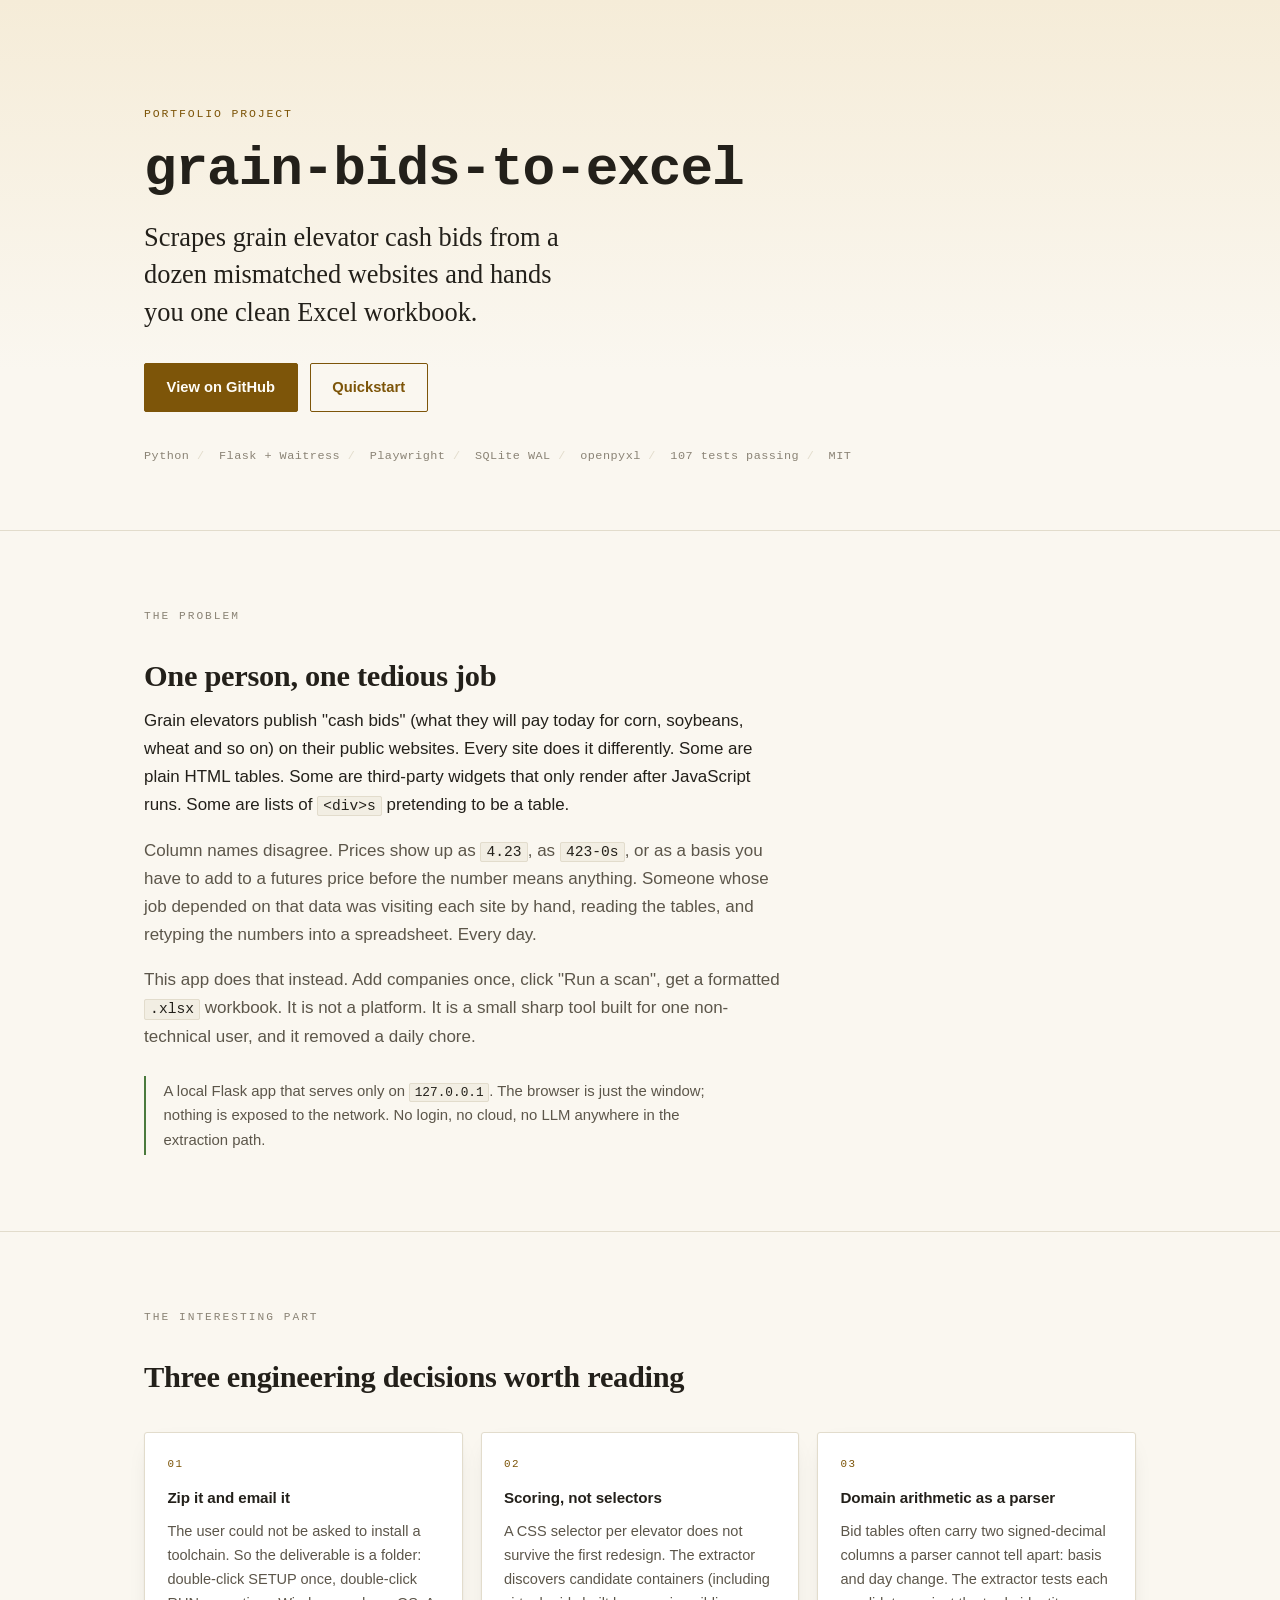
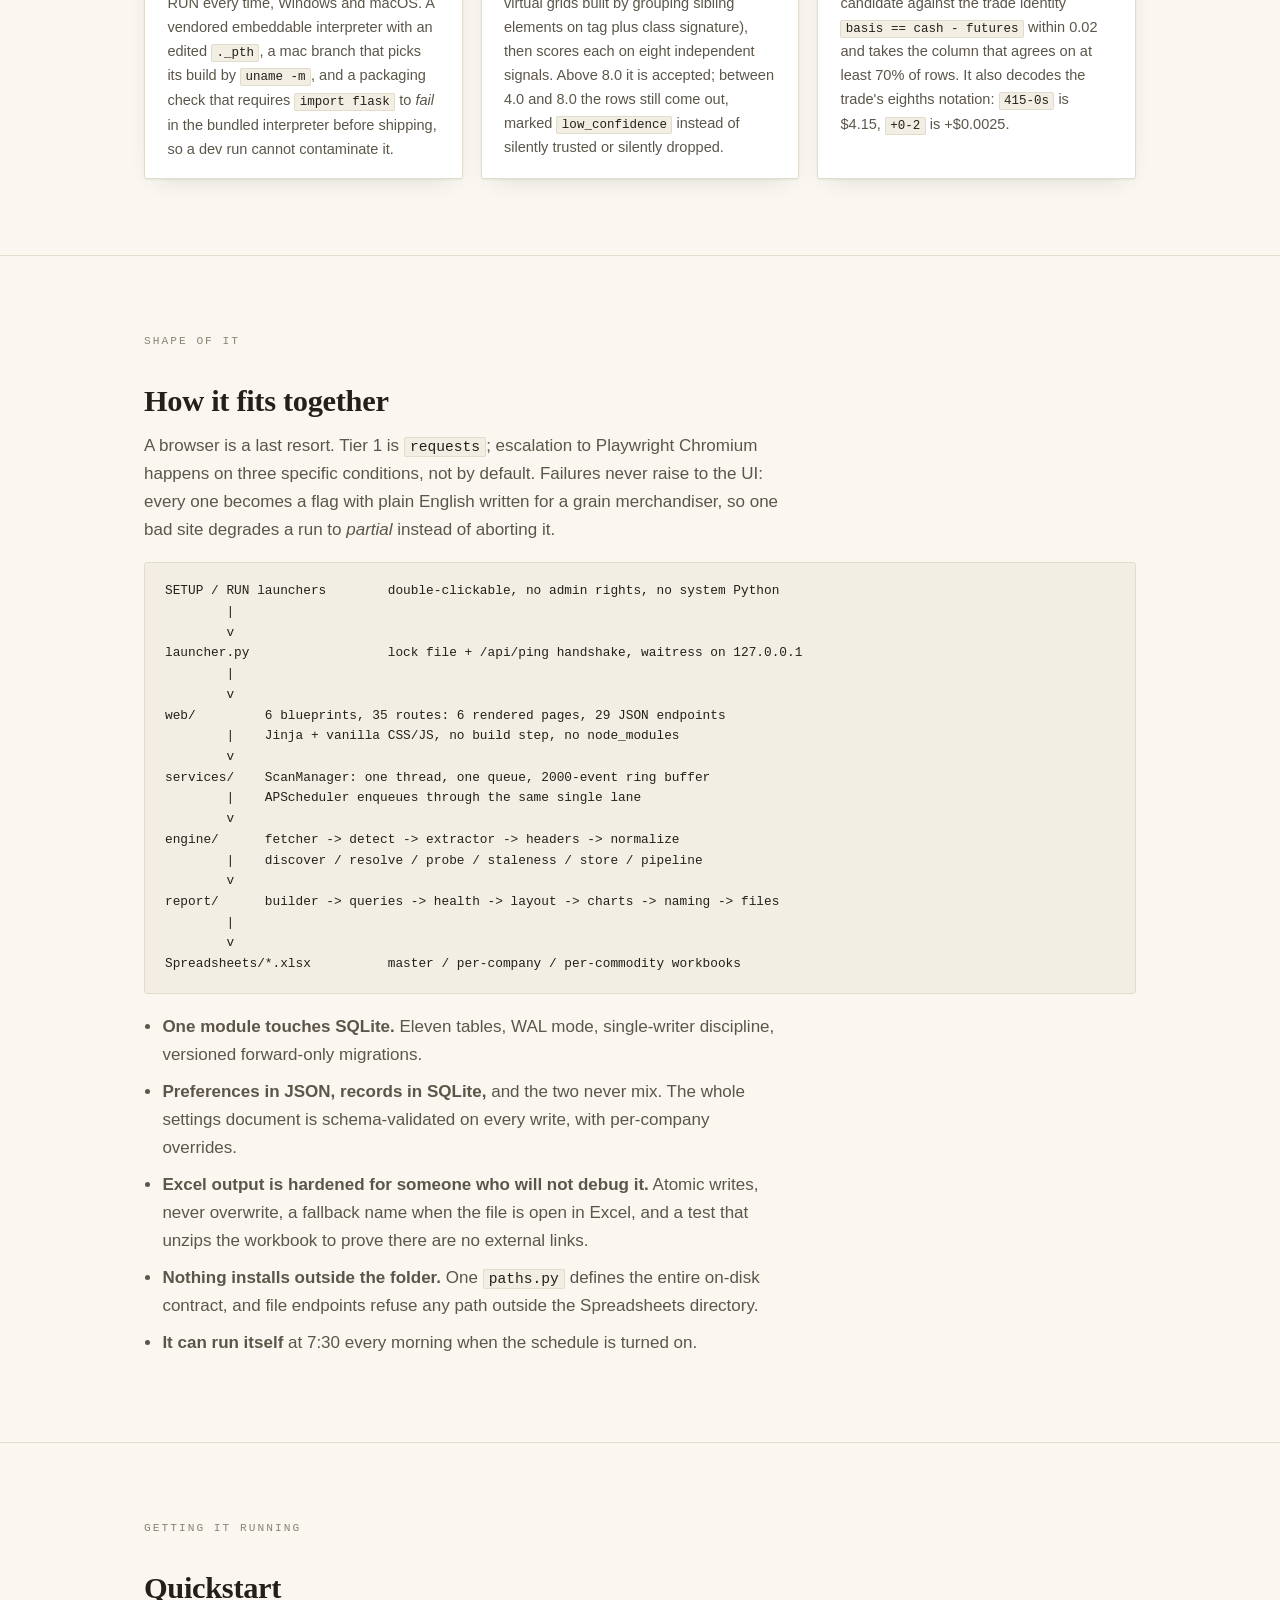
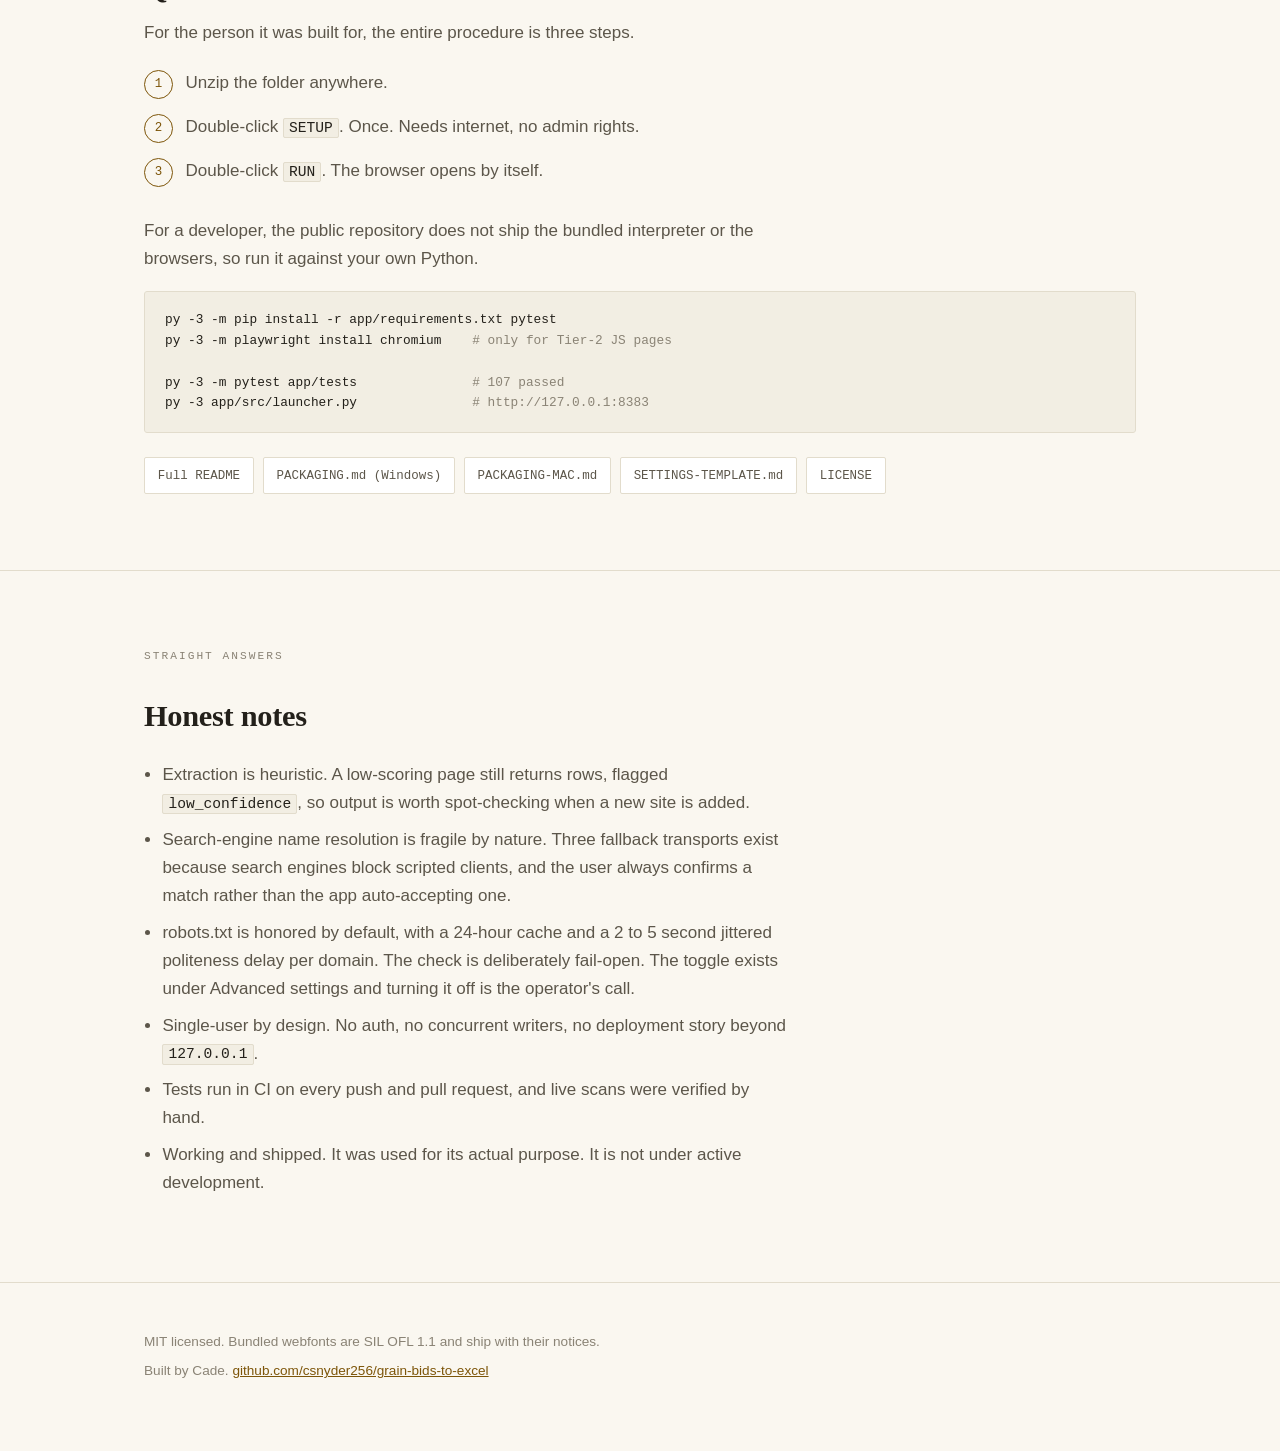
<file: docs/index.html>
<!doctype html>
<html lang="en">
<head>
<meta charset="utf-8">
<meta name="viewport" content="width=device-width, initial-scale=1">
<title>grain-bids-to-excel</title>
<meta name="description" content="Scrapes grain elevator cash bids from a dozen mismatched websites and hands you one clean Excel workbook.">
<style>
  :root {
    --bg: #faf7f0;
    --bg-panel: #ffffff;
    --bg-code: #f2eee3;
    --ink: #23201a;
    --ink-soft: #5c564a;
    --ink-faint: #8a8375;
    --rule: #e2dccc;
    --accent: #9a6b12;
    --accent-strong: #7d5509;
    --accent-wash: #f5ecd8;
    --grain: #4a7a3d;
    --shadow: 0 1px 2px rgba(35,32,26,.05), 0 8px 24px -12px rgba(35,32,26,.18);
    --mono: ui-monospace, "SFMono-Regular", "Cascadia Mono", Menlo, Consolas, monospace;
    --sans: -apple-system, BlinkMacSystemFont, "Segoe UI", Roboto, Helvetica, Arial, sans-serif;
    --serif: Georgia, "Iowan Old Style", "Palatino Linotype", "Times New Roman", serif;
  }
  @media (prefers-color-scheme: dark) {
    :root {
      --bg: #16150f;
      --bg-panel: #1e1d15;
      --bg-code: #12110c;
      --ink: #ece7da;
      --ink-soft: #b1ab99;
      --ink-faint: #837d6d;
      --rule: #33301f;
      --accent: #e0b354;
      --accent-strong: #f0c977;
      --accent-wash: #2a2416;
      --grain: #8fc07c;
      --shadow: 0 1px 2px rgba(0,0,0,.4), 0 12px 32px -14px rgba(0,0,0,.7);
    }
  }

  * { box-sizing: border-box; }
  html { -webkit-text-size-adjust: 100%; }
  body {
    margin: 0;
    background: var(--bg);
    color: var(--ink);
    font-family: var(--sans);
    font-size: 17px;
    line-height: 1.65;
    overflow-x: hidden;
  }
  .wrap { width: min(100% - 2.5rem, 62rem); margin-inline: auto; }
  a { color: var(--accent-strong); }
  @media (prefers-color-scheme: dark) { a { color: var(--accent); } }

  /* ---------- masthead ---------- */
  header.hero {
    padding: clamp(3rem, 9vw, 6.5rem) 0 clamp(2.5rem, 6vw, 4rem);
    border-bottom: 1px solid var(--rule);
    background:
      linear-gradient(180deg, var(--accent-wash) 0%, transparent 70%);
  }
  .eyebrow {
    font-family: var(--mono);
    font-size: .72rem;
    letter-spacing: .16em;
    text-transform: uppercase;
    color: var(--accent-strong);
    margin: 0 0 1.1rem;
  }
  @media (prefers-color-scheme: dark) { .eyebrow { color: var(--accent); } }
  h1 {
    font-family: var(--mono);
    font-size: clamp(1.9rem, 6vw, 3.4rem);
    font-weight: 600;
    letter-spacing: -.02em;
    line-height: 1.08;
    margin: 0 0 1.2rem;
    overflow-wrap: break-word;
  }
  .tagline {
    font-family: var(--serif);
    font-size: clamp(1.15rem, 3vw, 1.65rem);
    line-height: 1.42;
    color: var(--ink);
    max-width: 34ch;
    margin: 0 0 2rem;
  }
  .cta-row { display: flex; flex-wrap: wrap; gap: .75rem; align-items: center; }
  .btn {
    display: inline-block;
    padding: .7rem 1.35rem;
    border-radius: 2px;
    font-size: .92rem;
    font-weight: 600;
    text-decoration: none;
    border: 1px solid var(--accent-strong);
    background: var(--accent-strong);
    color: #fffdf7;
    transition: transform .12s ease, opacity .12s ease;
  }
  .btn:hover { transform: translateY(-1px); opacity: .92; }
  .btn.ghost { background: transparent; color: var(--accent-strong); }
  @media (prefers-color-scheme: dark) {
    .btn { background: var(--accent); border-color: var(--accent); color: #17150d; }
    .btn.ghost { background: transparent; color: var(--accent); }
  }
  .facts {
    display: flex; flex-wrap: wrap; gap: .4rem .9rem;
    margin-top: 2.2rem;
    font-family: var(--mono);
    font-size: .74rem;
    color: var(--ink-faint);
    letter-spacing: .04em;
  }
  .facts span::after { content: " /"; color: var(--rule); }
  .facts span:last-child::after { content: ""; }

  /* ---------- sections ---------- */
  section { padding: clamp(2.75rem, 7vw, 4.75rem) 0; border-bottom: 1px solid var(--rule); }
  section:last-of-type { border-bottom: 0; }
  h2 {
    font-family: var(--serif);
    font-size: clamp(1.35rem, 3.4vw, 1.9rem);
    font-weight: 600;
    letter-spacing: -.01em;
    margin: 0 0 .35rem;
  }
  .kicker {
    font-family: var(--mono);
    font-size: .7rem;
    letter-spacing: .18em;
    text-transform: uppercase;
    color: var(--ink-faint);
    margin: 0 0 1.6rem;
  }
  p { margin: 0 0 1.1rem; max-width: 68ch; color: var(--ink-soft); }
  p strong { color: var(--ink); font-weight: 600; }
  .lead { font-size: 1.06rem; color: var(--ink); }

  /* ---------- cards ---------- */
  .grid {
    display: grid;
    grid-template-columns: repeat(auto-fit, minmax(min(100%, 17rem), 1fr));
    gap: 1.1rem;
    margin-top: 1.9rem;
  }
  .card {
    background: var(--bg-panel);
    border: 1px solid var(--rule);
    border-radius: 3px;
    padding: 1.4rem 1.4rem 1.1rem;
    box-shadow: var(--shadow);
  }
  .card h3 {
    font-size: .95rem;
    font-weight: 700;
    margin: 0 0 .55rem;
    letter-spacing: -.005em;
  }
  .card p { font-size: .91rem; margin-bottom: 0; }
  .num {
    font-family: var(--mono);
    font-size: .68rem;
    letter-spacing: .14em;
    color: var(--accent-strong);
    display: block;
    margin-bottom: .7rem;
  }
  @media (prefers-color-scheme: dark) { .num { color: var(--accent); } }

  /* ---------- code ---------- */
  .scroller { overflow-x: auto; max-width: 100%; -webkit-overflow-scrolling: touch; }
  pre {
    margin: 0;
    padding: 1.15rem 1.25rem;
    background: var(--bg-code);
    border: 1px solid var(--rule);
    border-radius: 3px;
    font-family: var(--mono);
    font-size: .8rem;
    line-height: 1.62;
    color: var(--ink);
    white-space: pre;
  }
  pre .c { color: var(--ink-faint); }
  code:not(pre code) {
    font-family: var(--mono);
    font-size: .86em;
    background: var(--bg-code);
    border: 1px solid var(--rule);
    border-radius: 2px;
    padding: .08em .35em;
    color: var(--ink);
  }

  /* ---------- steps ---------- */
  ol.steps { margin: 1.4rem 0 0; padding: 0; list-style: none; counter-reset: s; }
  ol.steps li {
    counter-increment: s;
    position: relative;
    padding-left: 2.6rem;
    margin-bottom: 1rem;
    color: var(--ink-soft);
    max-width: 62ch;
  }
  ol.steps li::before {
    content: counter(s);
    position: absolute; left: 0; top: .05rem;
    width: 1.7rem; height: 1.7rem;
    display: grid; place-items: center;
    border: 1px solid var(--accent-strong);
    color: var(--accent-strong);
    border-radius: 50%;
    font-family: var(--mono);
    font-size: .78rem;
  }
  @media (prefers-color-scheme: dark) {
    ol.steps li::before { border-color: var(--accent); color: var(--accent); }
  }

  ul.plain { margin: 1.2rem 0 0; padding-left: 1.15rem; max-width: 68ch; color: var(--ink-soft); }
  ul.plain li { margin-bottom: .55rem; }

  .links { display: flex; flex-wrap: wrap; gap: .55rem; margin-top: 1.5rem; }
  .links a {
    font-family: var(--mono);
    font-size: .78rem;
    text-decoration: none;
    padding: .45rem .8rem;
    border: 1px solid var(--rule);
    border-radius: 2px;
    background: var(--bg-panel);
    color: var(--ink-soft);
  }
  .links a:hover { border-color: var(--accent); color: var(--accent-strong); }
  @media (prefers-color-scheme: dark) { .links a:hover { color: var(--accent); } }

  .note {
    border-left: 2px solid var(--grain);
    padding: .15rem 0 .15rem 1.1rem;
    margin: 1.6rem 0 0;
    max-width: 64ch;
  }
  .note p { margin: 0; font-size: .93rem; }

  footer {
    padding: 3rem 0 4rem;
    border-top: 1px solid var(--rule);
    color: var(--ink-faint);
    font-size: .85rem;
  }
  footer p { color: var(--ink-faint); margin-bottom: .4rem; }
</style>
</head>
<body>

<header class="hero">
  <div class="wrap">
    <p class="eyebrow">Portfolio project</p>
    <h1>grain-bids-to-excel</h1>
    <p class="tagline">Scrapes grain elevator cash bids from a dozen mismatched websites and hands you one clean Excel workbook.</p>
    <div class="cta-row">
      <a class="btn" href="https://github.com/csnyder256/grain-bids-to-excel">View on GitHub</a>
      <a class="btn ghost" href="https://github.com/csnyder256/grain-bids-to-excel#quickstart">Quickstart</a>
    </div>
    <div class="facts">
      <span>Python</span><span>Flask + Waitress</span><span>Playwright</span><span>SQLite WAL</span><span>openpyxl</span><span>107 tests passing</span><span>MIT</span>
    </div>
  </div>
</header>

<section>
  <div class="wrap">
    <p class="kicker">The problem</p>
    <h2>One person, one tedious job</h2>
    <p class="lead">Grain elevators publish "cash bids" (what they will pay today for corn, soybeans, wheat and so on) on their public websites. Every site does it differently. Some are plain HTML tables. Some are third-party widgets that only render after JavaScript runs. Some are lists of <code>&lt;div&gt;s</code> pretending to be a table.</p>
    <p>Column names disagree. Prices show up as <code>4.23</code>, as <code>423-0s</code>, or as a basis you have to add to a futures price before the number means anything. Someone whose job depended on that data was visiting each site by hand, reading the tables, and retyping the numbers into a spreadsheet. Every day.</p>
    <p>This app does that instead. Add companies once, click "Run a scan", get a formatted <code>.xlsx</code> workbook. It is not a platform. It is a small sharp tool built for one non-technical user, and it removed a daily chore.</p>
    <div class="note">
      <p>A local Flask app that serves only on <code>127.0.0.1</code>. The browser is just the window; nothing is exposed to the network. No login, no cloud, no LLM anywhere in the extraction path.</p>
    </div>
  </div>
</section>

<section>
  <div class="wrap">
    <p class="kicker">The interesting part</p>
    <h2>Three engineering decisions worth reading</h2>
    <div class="grid">
      <article class="card">
        <span class="num">01</span>
        <h3>Zip it and email it</h3>
        <p>The user could not be asked to install a toolchain. So the deliverable is a folder: double-click SETUP once, double-click RUN every time, Windows and macOS. A vendored embeddable interpreter with an edited <code>._pth</code>, a mac branch that picks its build by <code>uname -m</code>, and a packaging check that requires <code>import flask</code> to <em>fail</em> in the bundled interpreter before shipping, so a dev run cannot contaminate it.</p>
      </article>
      <article class="card">
        <span class="num">02</span>
        <h3>Scoring, not selectors</h3>
        <p>A CSS selector per elevator does not survive the first redesign. The extractor discovers candidate containers (including virtual grids built by grouping sibling elements on tag plus class signature), then scores each on eight independent signals. Above 8.0 it is accepted; between 4.0 and 8.0 the rows still come out, marked <code>low_confidence</code> instead of silently trusted or silently dropped.</p>
      </article>
      <article class="card">
        <span class="num">03</span>
        <h3>Domain arithmetic as a parser</h3>
        <p>Bid tables often carry two signed-decimal columns a parser cannot tell apart: basis and day change. The extractor tests each candidate against the trade identity <code>basis == cash - futures</code> within 0.02 and takes the column that agrees on at least 70% of rows. It also decodes the trade's eighths notation: <code>415-0s</code> is $4.15, <code>+0-2</code> is +$0.0025.</p>
      </article>
    </div>
  </div>
</section>

<section>
  <div class="wrap">
    <p class="kicker">Shape of it</p>
    <h2>How it fits together</h2>
    <p>A browser is a last resort. Tier 1 is <code>requests</code>; escalation to Playwright Chromium happens on three specific conditions, not by default. Failures never raise to the UI: every one becomes a flag with plain English written for a grain merchandiser, so one bad site degrades a run to <em>partial</em> instead of aborting it.</p>
    <div class="scroller">
<pre>SETUP / RUN launchers        double-clickable, no admin rights, no system Python
        |
        v
launcher.py                  lock file + /api/ping handshake, waitress on 127.0.0.1
        |
        v
web/         6 blueprints, 35 routes: 6 rendered pages, 29 JSON endpoints
        |    Jinja + vanilla CSS/JS, no build step, no node_modules
        v
services/    ScanManager: one thread, one queue, 2000-event ring buffer
        |    APScheduler enqueues through the same single lane
        v
engine/      fetcher -&gt; detect -&gt; extractor -&gt; headers -&gt; normalize
        |    discover / resolve / probe / staleness / store / pipeline
        v
report/      builder -&gt; queries -&gt; health -&gt; layout -&gt; charts -&gt; naming -&gt; files
        |
        v
Spreadsheets/*.xlsx          master / per-company / per-commodity workbooks</pre>
    </div>
    <ul class="plain">
      <li><strong>One module touches SQLite.</strong> Eleven tables, WAL mode, single-writer discipline, versioned forward-only migrations.</li>
      <li><strong>Preferences in JSON, records in SQLite,</strong> and the two never mix. The whole settings document is schema-validated on every write, with per-company overrides.</li>
      <li><strong>Excel output is hardened for someone who will not debug it.</strong> Atomic writes, never overwrite, a fallback name when the file is open in Excel, and a test that unzips the workbook to prove there are no external links.</li>
      <li><strong>Nothing installs outside the folder.</strong> One <code>paths.py</code> defines the entire on-disk contract, and file endpoints refuse any path outside the Spreadsheets directory.</li>
      <li><strong>It can run itself</strong> at 7:30 every morning when the schedule is turned on.</li>
    </ul>
  </div>
</section>

<section>
  <div class="wrap">
    <p class="kicker">Getting it running</p>
    <h2>Quickstart</h2>
    <p>For the person it was built for, the entire procedure is three steps.</p>
    <ol class="steps">
      <li>Unzip the folder anywhere.</li>
      <li>Double-click <code>SETUP</code>. Once. Needs internet, no admin rights.</li>
      <li>Double-click <code>RUN</code>. The browser opens by itself.</li>
    </ol>
    <p style="margin-top:2rem">For a developer, the public repository does not ship the bundled interpreter or the browsers, so run it against your own Python.</p>
    <div class="scroller">
<pre>py -3 -m pip install -r app/requirements.txt pytest
py -3 -m playwright install chromium    <span class="c"># only for Tier-2 JS pages</span>

py -3 -m pytest app/tests               <span class="c"># 107 passed</span>
py -3 app/src/launcher.py               <span class="c"># http://127.0.0.1:8383</span></pre>
    </div>
    <div class="links">
      <a href="https://github.com/csnyder256/grain-bids-to-excel#readme">Full README</a>
      <a href="https://github.com/csnyder256/grain-bids-to-excel/blob/main/app/PACKAGING.md">PACKAGING.md (Windows)</a>
      <a href="https://github.com/csnyder256/grain-bids-to-excel/blob/main/app/PACKAGING-MAC.md">PACKAGING-MAC.md</a>
      <a href="https://github.com/csnyder256/grain-bids-to-excel/blob/main/app/data/SETTINGS-TEMPLATE.md">SETTINGS-TEMPLATE.md</a>
      <a href="https://github.com/csnyder256/grain-bids-to-excel/blob/main/LICENSE">LICENSE</a>
    </div>
  </div>
</section>

<section>
  <div class="wrap">
    <p class="kicker">Straight answers</p>
    <h2>Honest notes</h2>
    <ul class="plain">
      <li>Extraction is heuristic. A low-scoring page still returns rows, flagged <code>low_confidence</code>, so output is worth spot-checking when a new site is added.</li>
      <li>Search-engine name resolution is fragile by nature. Three fallback transports exist because search engines block scripted clients, and the user always confirms a match rather than the app auto-accepting one.</li>
      <li>robots.txt is honored by default, with a 24-hour cache and a 2 to 5 second jittered politeness delay per domain. The check is deliberately fail-open. The toggle exists under Advanced settings and turning it off is the operator's call.</li>
      <li>Single-user by design. No auth, no concurrent writers, no deployment story beyond <code>127.0.0.1</code>.</li>
      <li>Tests run in CI on every push and pull request, and live scans were verified by hand.</li>
      <li>Working and shipped. It was used for its actual purpose. It is not under active development.</li>
    </ul>
  </div>
</section>

<footer>
  <div class="wrap">
    <p>MIT licensed. Bundled webfonts are SIL OFL 1.1 and ship with their notices.</p>
    <p>Built by Cade. <a href="https://github.com/csnyder256/grain-bids-to-excel">github.com/csnyder256/grain-bids-to-excel</a></p>
  </div>
</footer>

</body>
</html>
</file>
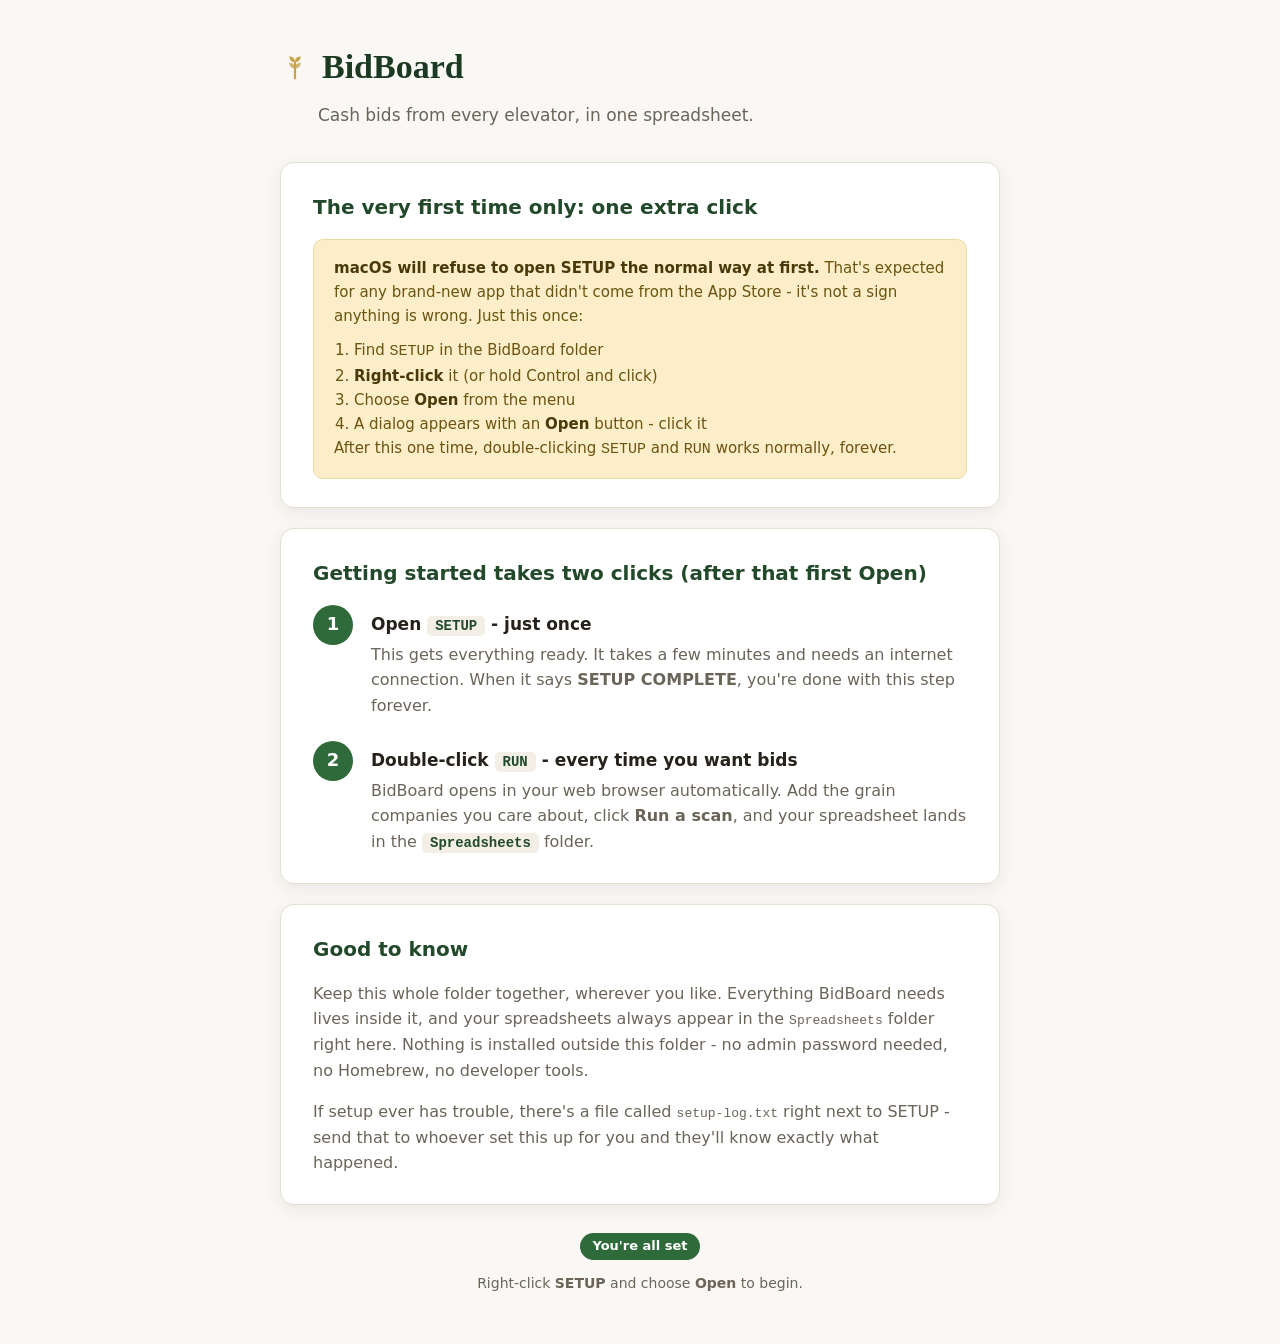
<file: read-me-first-mac.html>
<!DOCTYPE html>
<html lang="en">
<head>
<meta charset="utf-8">
<meta name="viewport" content="width=device-width, initial-scale=1">
<title>BidBoard - Start Here (Mac)</title>
<style>
  :root {
    --paper:#FAF8F4; --surface:#FFFFFF; --ink:#26221B; --soft:#6B6459;
    --line:#E5DFD3; --green-900:#1C3A22; --green-800:#23492B; --green-600:#2F6B3A;
    --gold:#B97F10; --wheat:#E8C766; --clay:#B4452F;
  }
  * { box-sizing:border-box; }
  body {
    margin:0; background:var(--paper); color:var(--ink);
    font-family:-apple-system,"Segoe UI",system-ui,sans-serif; line-height:1.6;
    padding:40px 20px;
  }
  .wrap { max-width:720px; margin:0 auto; }
  .brand { display:flex; align-items:center; gap:12px; margin-bottom:8px; }
  .brand svg { flex-shrink:0; }
  .brand h1 { font-size:34px; margin:0; color:var(--green-900);
    font-family:Georgia,"Times New Roman",serif; font-weight:700; }
  .tagline { color:var(--soft); font-size:17px; margin:0 0 32px 38px; }
  .card { background:var(--surface); border:1px solid var(--line);
    border-radius:14px; padding:28px 32px; box-shadow:0 4px 16px rgb(38 34 27/.08);
    margin-bottom:20px; }
  h2 { color:var(--green-800); font-size:20px; margin:0 0 16px; }
  .step { display:flex; gap:18px; align-items:flex-start; margin-bottom:22px; }
  .step:last-child { margin-bottom:0; }
  .num { flex-shrink:0; width:40px; height:40px; border-radius:50%;
    background:var(--green-600); color:#fff; display:grid; place-items:center;
    font-weight:700; font-size:18px; }
  .step h3 { margin:6px 0 4px; font-size:17px; }
  .step p { margin:0; color:var(--soft); }
  .step code { background:#F3EFE7; padding:2px 8px; border-radius:5px;
    font-family:Consolas,monospace; font-size:14px; color:var(--green-800);
    font-weight:600; }
  .note { background:#FBEEC9; border:1px solid #EBD9A0; border-radius:10px;
    padding:16px 20px; color:#6B5310; font-size:15px; }
  .note strong { color:#4A3908; }
  .foot { text-align:center; color:var(--soft); font-size:14px; margin-top:28px; }
  .pill { display:inline-block; background:var(--green-600); color:#fff;
    padding:3px 12px; border-radius:999px; font-size:13px; font-weight:600; }
</style>
</head>
<body>
<div class="wrap">
  <div class="brand">
    <svg width="30" height="30" viewBox="0 0 24 24" fill="none">
      <path d="M12 21V8" stroke="#C8A44D" stroke-width="1.8" stroke-linecap="round"/>
      <path d="M12 8c-3 0-4.5-1.8-4.5-4.5C10.5 3.5 12 5.3 12 8Zm0 0c3 0 4.5-1.8 4.5-4.5C13.5 3.5 12 5.3 12 8Z" fill="#C8A44D"/>
      <path d="M12 13c-3 0-4.5-1.8-4.5-4.5 3 0 4.5 1.8 4.5 4.5Zm0 0c3 0 4.5-1.8 4.5-4.5-3 0-4.5 1.8-4.5 4.5Z" fill="#C8A44D" opacity="0.8"/>
    </svg>
    <h1>BidBoard</h1>
  </div>
  <p class="tagline">Cash bids from every elevator, in one spreadsheet.</p>

  <div class="card">
    <h2>The very first time only: one extra click</h2>
    <div class="note">
      <strong>macOS will refuse to open SETUP the normal way at first.</strong>
      That's expected for any brand-new app that didn't come from the App
      Store - it's not a sign anything is wrong. Just this once:
      <ol style="margin:10px 0 0; padding-left:20px;">
        <li>Find <code>SETUP</code> in the BidBoard folder</li>
        <li><strong>Right-click</strong> it (or hold Control and click)</li>
        <li>Choose <strong>Open</strong> from the menu</li>
        <li>A dialog appears with an <strong>Open</strong> button - click it</li>
      </ol>
      After this one time, double-clicking <code>SETUP</code> and
      <code>RUN</code> works normally, forever.
    </div>
  </div>

  <div class="card">
    <h2>Getting started takes two clicks (after that first Open)</h2>

    <div class="step">
      <div class="num">1</div>
      <div>
        <h3>Open <code>SETUP</code> - just once</h3>
        <p>This gets everything ready. It takes a few minutes and needs an internet
        connection. When it says <strong>SETUP COMPLETE</strong>, you're done with this step forever.</p>
      </div>
    </div>

    <div class="step">
      <div class="num">2</div>
      <div>
        <h3>Double-click <code>RUN</code> - every time you want bids</h3>
        <p>BidBoard opens in your web browser automatically. Add the grain companies
        you care about, click <strong>Run a scan</strong>, and your spreadsheet lands in the
        <code>Spreadsheets</code> folder.</p>
      </div>
    </div>
  </div>

  <div class="card">
    <h2>Good to know</h2>
    <p style="margin-top:0; color:var(--soft);">
      Keep this whole folder together, wherever you like. Everything BidBoard needs
      lives inside it, and your spreadsheets always appear in the <code>Spreadsheets</code>
      folder right here. Nothing is installed outside this folder - no admin
      password needed, no Homebrew, no developer tools.
    </p>
    <p style="color:var(--soft); margin-bottom:0;">
      If setup ever has trouble, there's a file called <code>setup-log.txt</code> right
      next to SETUP - send that to whoever set this up for you and they'll know exactly what happened.
    </p>
  </div>

  <div class="foot">
    <span class="pill">You're all set</span>
    <p style="margin-top:12px;">Right-click <strong>SETUP</strong> and choose <strong>Open</strong> to begin.</p>
  </div>
</div>
</body>
</html>
</file>
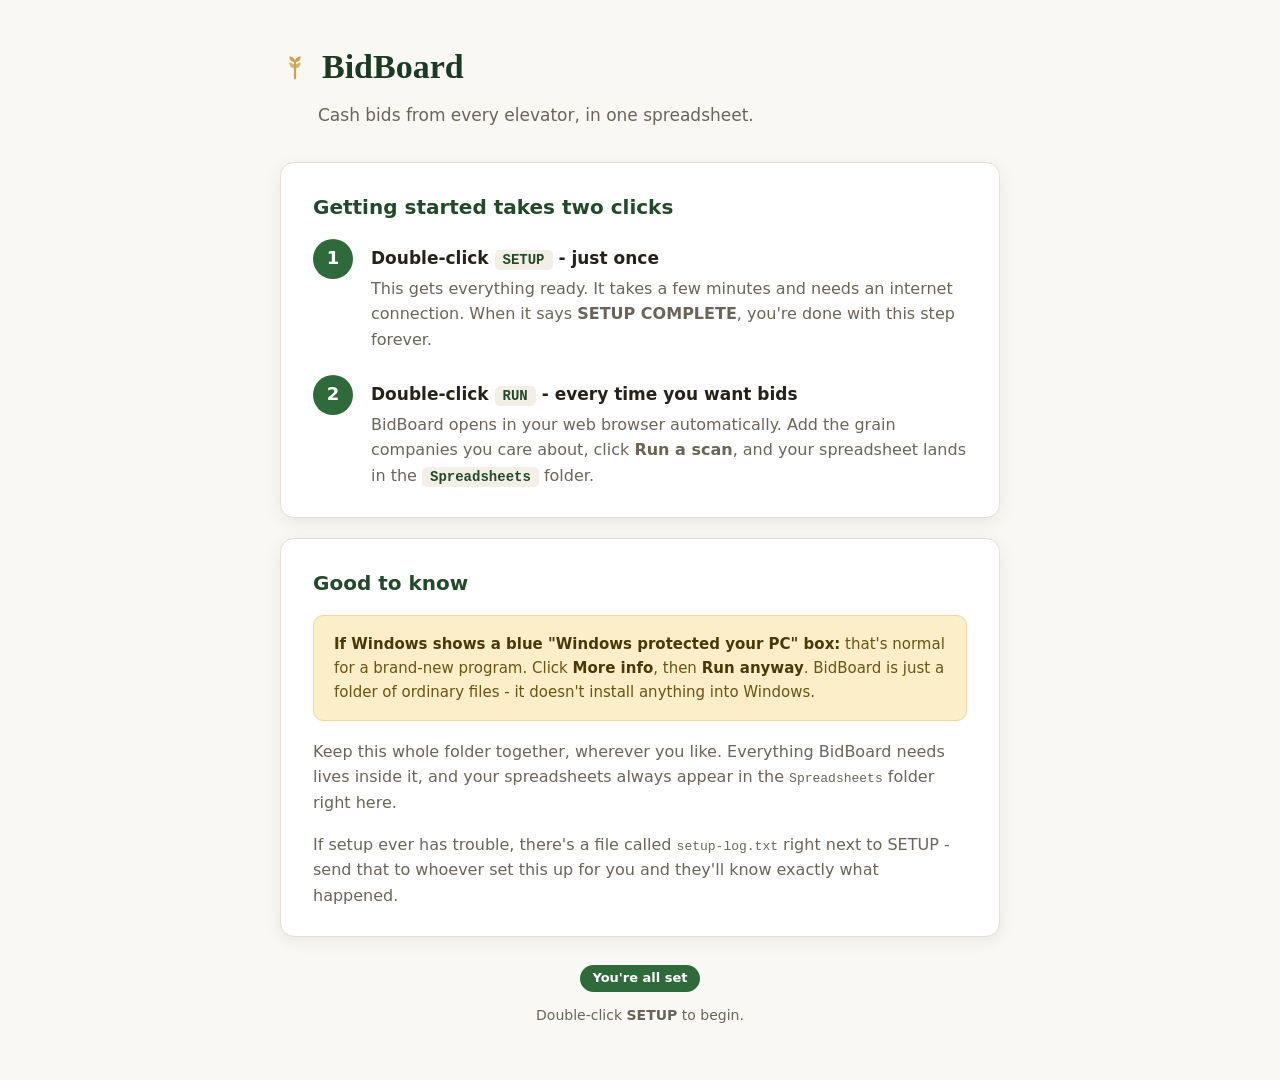
<file: read-me-first.html>
<!DOCTYPE html>
<html lang="en">
<head>
<meta charset="utf-8">
<meta name="viewport" content="width=device-width, initial-scale=1">
<title>BidBoard - Start Here</title>
<style>
  :root {
    --paper:#FAF8F4; --surface:#FFFFFF; --ink:#26221B; --soft:#6B6459;
    --line:#E5DFD3; --green-900:#1C3A22; --green-800:#23492B; --green-600:#2F6B3A;
    --gold:#B97F10; --wheat:#E8C766; --clay:#B4452F;
  }
  * { box-sizing:border-box; }
  body {
    margin:0; background:var(--paper); color:var(--ink);
    font-family:-apple-system,"Segoe UI",system-ui,sans-serif; line-height:1.6;
    padding:40px 20px;
  }
  .wrap { max-width:720px; margin:0 auto; }
  .brand { display:flex; align-items:center; gap:12px; margin-bottom:8px; }
  .brand svg { flex-shrink:0; }
  .brand h1 { font-size:34px; margin:0; color:var(--green-900);
    font-family:Georgia,"Times New Roman",serif; font-weight:700; }
  .tagline { color:var(--soft); font-size:17px; margin:0 0 32px 38px; }
  .card { background:var(--surface); border:1px solid var(--line);
    border-radius:14px; padding:28px 32px; box-shadow:0 4px 16px rgb(38 34 27/.08);
    margin-bottom:20px; }
  h2 { color:var(--green-800); font-size:20px; margin:0 0 16px; }
  .step { display:flex; gap:18px; align-items:flex-start; margin-bottom:22px; }
  .step:last-child { margin-bottom:0; }
  .num { flex-shrink:0; width:40px; height:40px; border-radius:50%;
    background:var(--green-600); color:#fff; display:grid; place-items:center;
    font-weight:700; font-size:18px; }
  .step h3 { margin:6px 0 4px; font-size:17px; }
  .step p { margin:0; color:var(--soft); }
  .step code { background:#F3EFE7; padding:2px 8px; border-radius:5px;
    font-family:Consolas,monospace; font-size:14px; color:var(--green-800);
    font-weight:600; }
  .note { background:#FBEEC9; border:1px solid #EBD9A0; border-radius:10px;
    padding:16px 20px; color:#6B5310; font-size:15px; }
  .note strong { color:#4A3908; }
  .foot { text-align:center; color:var(--soft); font-size:14px; margin-top:28px; }
  .pill { display:inline-block; background:var(--green-600); color:#fff;
    padding:3px 12px; border-radius:999px; font-size:13px; font-weight:600; }
</style>
</head>
<body>
<div class="wrap">
  <div class="brand">
    <svg width="30" height="30" viewBox="0 0 24 24" fill="none">
      <path d="M12 21V8" stroke="#C8A44D" stroke-width="1.8" stroke-linecap="round"/>
      <path d="M12 8c-3 0-4.5-1.8-4.5-4.5C10.5 3.5 12 5.3 12 8Zm0 0c3 0 4.5-1.8 4.5-4.5C13.5 3.5 12 5.3 12 8Z" fill="#C8A44D"/>
      <path d="M12 13c-3 0-4.5-1.8-4.5-4.5 3 0 4.5 1.8 4.5 4.5Zm0 0c3 0 4.5-1.8 4.5-4.5-3 0-4.5 1.8-4.5 4.5Z" fill="#C8A44D" opacity="0.8"/>
    </svg>
    <h1>BidBoard</h1>
  </div>
  <p class="tagline">Cash bids from every elevator, in one spreadsheet.</p>

  <div class="card">
    <h2>Getting started takes two clicks</h2>

    <div class="step">
      <div class="num">1</div>
      <div>
        <h3>Double-click <code>SETUP</code> - just once</h3>
        <p>This gets everything ready. It takes a few minutes and needs an internet
        connection. When it says <strong>SETUP COMPLETE</strong>, you're done with this step forever.</p>
      </div>
    </div>

    <div class="step">
      <div class="num">2</div>
      <div>
        <h3>Double-click <code>RUN</code> - every time you want bids</h3>
        <p>BidBoard opens in your web browser automatically. Add the grain companies
        you care about, click <strong>Run a scan</strong>, and your spreadsheet lands in the
        <code>Spreadsheets</code> folder.</p>
      </div>
    </div>
  </div>

  <div class="card">
    <h2>Good to know</h2>
    <div class="note">
      <strong>If Windows shows a blue "Windows protected your PC" box:</strong>
      that's normal for a brand-new program. Click <strong>More info</strong>, then
      <strong>Run anyway</strong>. BidBoard is just a folder of ordinary files - 
      it doesn't install anything into Windows.
    </div>
    <p style="margin-top:18px; color:var(--soft);">
      Keep this whole folder together, wherever you like. Everything BidBoard needs
      lives inside it, and your spreadsheets always appear in the <code>Spreadsheets</code>
      folder right here.
    </p>
    <p style="color:var(--soft); margin-bottom:0;">
      If setup ever has trouble, there's a file called <code>setup-log.txt</code> right
      next to SETUP - send that to whoever set this up for you and they'll know exactly what happened.
    </p>
  </div>

  <div class="foot">
    <span class="pill">You're all set</span>
    <p style="margin-top:12px;">Double-click <strong>SETUP</strong> to begin.</p>
  </div>
</div>
</body>
</html>
</file>
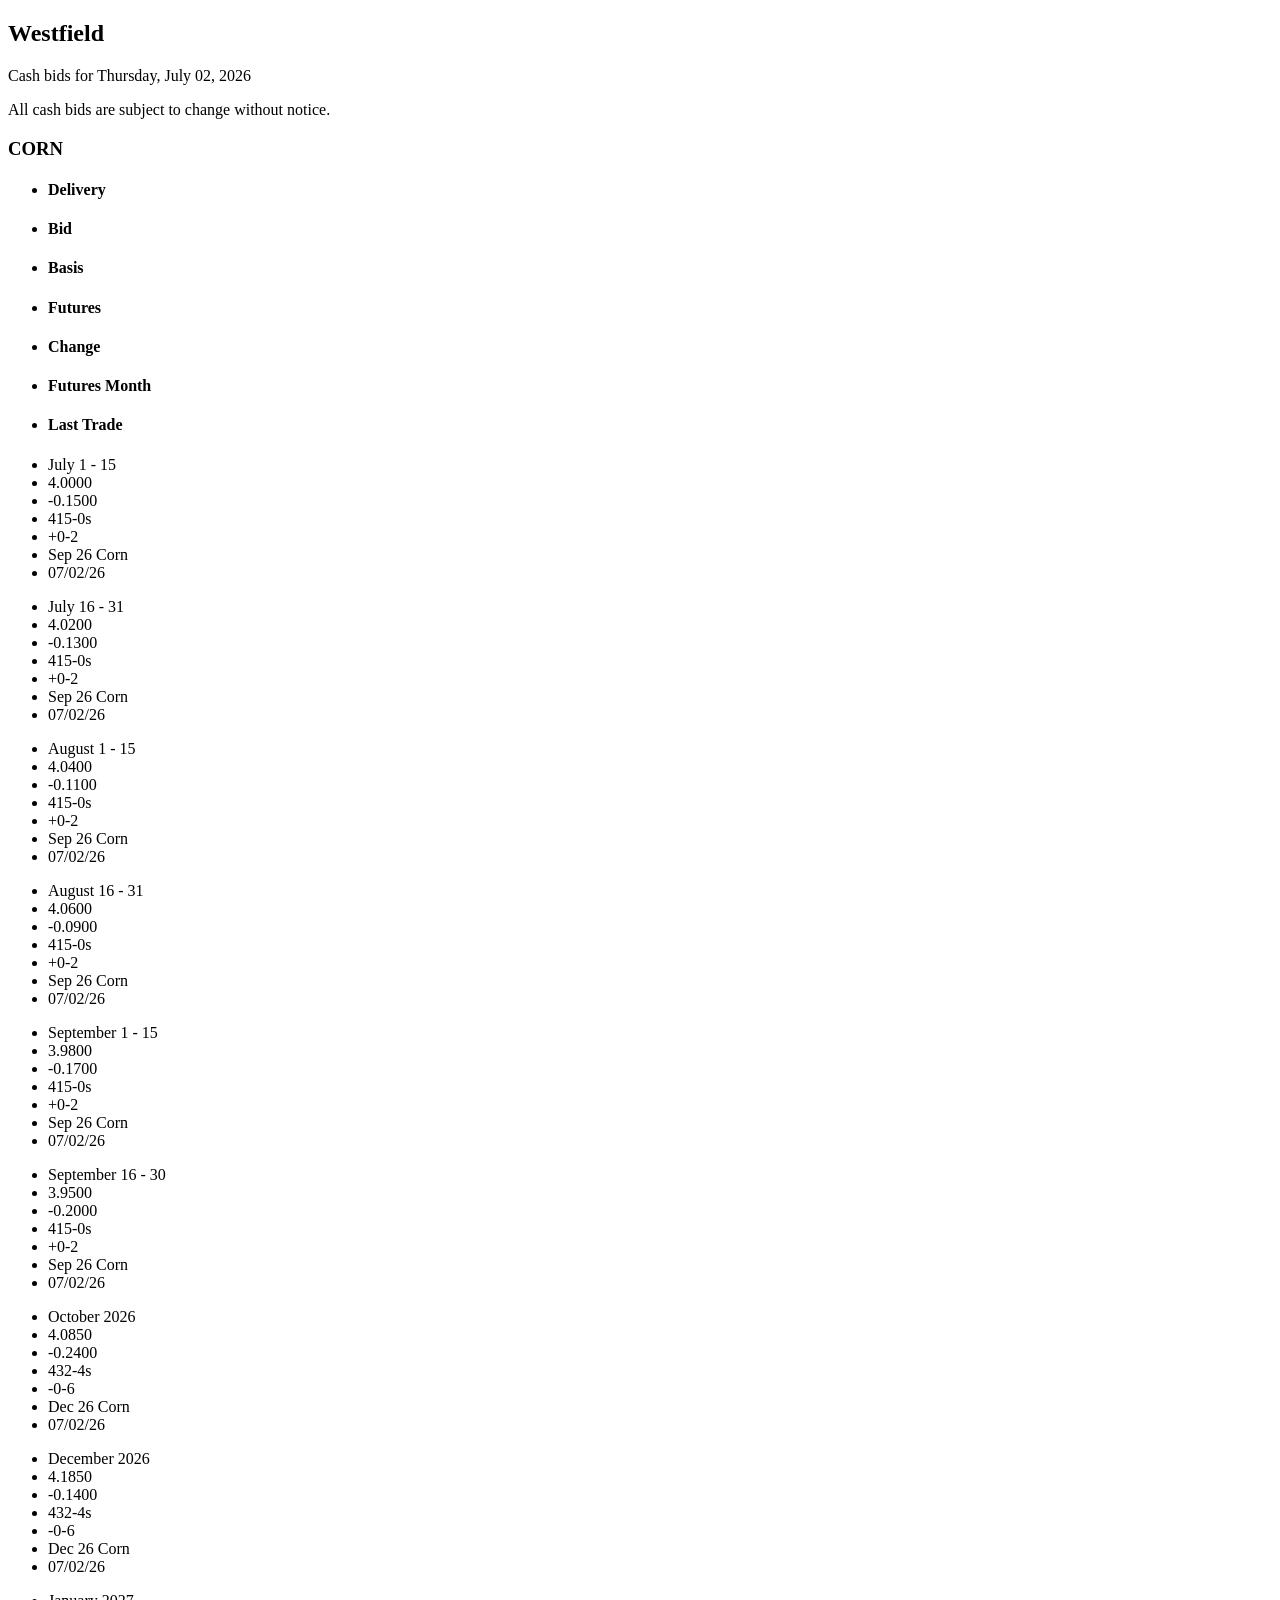
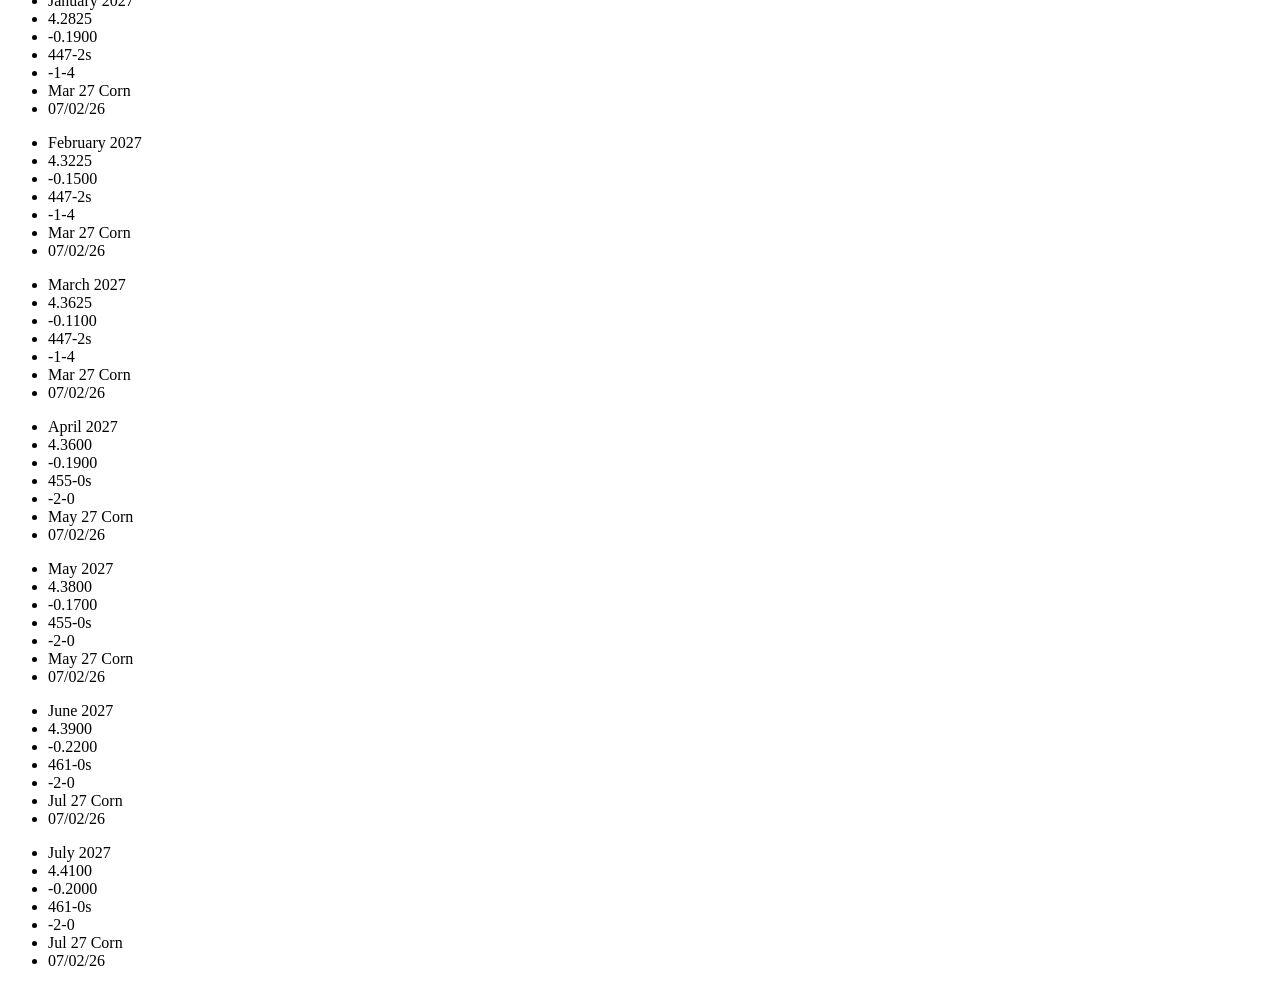
<file: app/tests/fixtures/sample_bushel_bids.html>
<!doctype html>
<html lang="en">
<head>
<meta charset="utf-8">
<title>Cash Bids - Westfield - Prairie Ridge Grain (synthetic test fixture)</title>
</head>
<body>
<!--
  SYNTHETIC TEST FIXTURE. Hand-written for this repository.
  It imitates the *shape* of a server-rendered "Bushel" cash-bids widget
  (a repeated `ul.sevenColumnsBigFirst` grid inside `div.cbCommodity`)
  because that layout is what exercises the extractor's virtual-grid path.
  The company, location, dates and every price are invented. No real
  elevator's page, markup, branding or pricing data is reproduced here.
-->
<div class="cashBidLocation">
  <h2 class="fcControls">Westfield</h2>
  <div class="fcControlsSubHdr">
    <p class="fcControlsSectionHeader">Cash bids for Thursday, July 02, 2026</p>
  </div>
  <div class="fcControlsSubHdrItalic">
    <p>All cash bids are subject to change without notice.</p>
  </div>
  <div class="cbCommodity">
    <h3 class="fcControls">CORN</h3>
    <ul class="sevenColumnsBigFirst fcControlsSubHdr">
      <li class="c1"><h4 class="fcControls">Delivery</h4></li>
      <li class="c2"><h4 class="fcControls">Bid</h4></li>
      <li class="c3"><h4 class="fcControls">Basis</h4></li>
      <li class="c4"><h4 class="fcControls">Futures</h4></li>
      <li class="c5"><h4 class="fcControls">Change</h4></li>
      <li class="c6"><h4 class="fcControls">Futures Month</h4></li>
      <li class="c7"><h4 class="fcControls">Last Trade</h4></li>
    </ul>
    <ul class="sevenColumnsBigFirst fcControls1">
      <li class="c1"><span class="cashBidsColumnOne">July 1 - 15</span></li>
      <li class="c2">4.0000</li>
      <li class="c3">-0.1500</li>
      <li class="c4">415-0s</li>
      <li class="c5"><span class="chgUp">+0-2</span></li>
      <li class="c6">Sep 26 Corn </li>
      <li class="c7">07/02/26</li>
    </ul>
    <ul class="sevenColumnsBigFirst fcControls2">
      <li class="c1"><span class="cashBidsColumnOne">July 16 - 31</span></li>
      <li class="c2">4.0200</li>
      <li class="c3">-0.1300</li>
      <li class="c4">415-0s</li>
      <li class="c5"><span class="chgUp">+0-2</span></li>
      <li class="c6">Sep 26 Corn </li>
      <li class="c7">07/02/26</li>
    </ul>
    <ul class="sevenColumnsBigFirst fcControls1">
      <li class="c1"><span class="cashBidsColumnOne">August 1 - 15</span></li>
      <li class="c2">4.0400</li>
      <li class="c3">-0.1100</li>
      <li class="c4">415-0s</li>
      <li class="c5"><span class="chgUp">+0-2</span></li>
      <li class="c6">Sep 26 Corn </li>
      <li class="c7">07/02/26</li>
    </ul>
    <ul class="sevenColumnsBigFirst fcControls2">
      <li class="c1"><span class="cashBidsColumnOne">August 16 - 31</span></li>
      <li class="c2">4.0600</li>
      <li class="c3">-0.0900</li>
      <li class="c4">415-0s</li>
      <li class="c5"><span class="chgUp">+0-2</span></li>
      <li class="c6">Sep 26 Corn </li>
      <li class="c7">07/02/26</li>
    </ul>
    <ul class="sevenColumnsBigFirst fcControls1">
      <li class="c1"><span class="cashBidsColumnOne">September 1 - 15</span></li>
      <li class="c2">3.9800</li>
      <li class="c3">-0.1700</li>
      <li class="c4">415-0s</li>
      <li class="c5"><span class="chgUp">+0-2</span></li>
      <li class="c6">Sep 26 Corn </li>
      <li class="c7">07/02/26</li>
    </ul>
    <ul class="sevenColumnsBigFirst fcControls2">
      <li class="c1"><span class="cashBidsColumnOne">September 16 - 30</span></li>
      <li class="c2">3.9500</li>
      <li class="c3">-0.2000</li>
      <li class="c4">415-0s</li>
      <li class="c5"><span class="chgUp">+0-2</span></li>
      <li class="c6">Sep 26 Corn </li>
      <li class="c7">07/02/26</li>
    </ul>
    <ul class="sevenColumnsBigFirst fcControls1">
      <li class="c1"><span class="cashBidsColumnOne">October 2026</span></li>
      <li class="c2">4.0850</li>
      <li class="c3">-0.2400</li>
      <li class="c4">432-4s</li>
      <li class="c5"><span class="chgDn">-0-6</span></li>
      <li class="c6">Dec 26 Corn </li>
      <li class="c7">07/02/26</li>
    </ul>
    <ul class="sevenColumnsBigFirst fcControls2">
      <li class="c1"><span class="cashBidsColumnOne">December 2026</span></li>
      <li class="c2">4.1850</li>
      <li class="c3">-0.1400</li>
      <li class="c4">432-4s</li>
      <li class="c5"><span class="chgDn">-0-6</span></li>
      <li class="c6">Dec 26 Corn </li>
      <li class="c7">07/02/26</li>
    </ul>
    <ul class="sevenColumnsBigFirst fcControls1">
      <li class="c1"><span class="cashBidsColumnOne">January 2027</span></li>
      <li class="c2">4.2825</li>
      <li class="c3">-0.1900</li>
      <li class="c4">447-2s</li>
      <li class="c5"><span class="chgDn">-1-4</span></li>
      <li class="c6">Mar 27 Corn </li>
      <li class="c7">07/02/26</li>
    </ul>
    <ul class="sevenColumnsBigFirst fcControls2">
      <li class="c1"><span class="cashBidsColumnOne">February 2027</span></li>
      <li class="c2">4.3225</li>
      <li class="c3">-0.1500</li>
      <li class="c4">447-2s</li>
      <li class="c5"><span class="chgDn">-1-4</span></li>
      <li class="c6">Mar 27 Corn </li>
      <li class="c7">07/02/26</li>
    </ul>
    <ul class="sevenColumnsBigFirst fcControls1">
      <li class="c1"><span class="cashBidsColumnOne">March 2027</span></li>
      <li class="c2">4.3625</li>
      <li class="c3">-0.1100</li>
      <li class="c4">447-2s</li>
      <li class="c5"><span class="chgDn">-1-4</span></li>
      <li class="c6">Mar 27 Corn </li>
      <li class="c7">07/02/26</li>
    </ul>
    <ul class="sevenColumnsBigFirst fcControls2">
      <li class="c1"><span class="cashBidsColumnOne">April 2027</span></li>
      <li class="c2">4.3600</li>
      <li class="c3">-0.1900</li>
      <li class="c4">455-0s</li>
      <li class="c5"><span class="chgDn">-2-0</span></li>
      <li class="c6">May 27 Corn </li>
      <li class="c7">07/02/26</li>
    </ul>
    <ul class="sevenColumnsBigFirst fcControls1">
      <li class="c1"><span class="cashBidsColumnOne">May 2027</span></li>
      <li class="c2">4.3800</li>
      <li class="c3">-0.1700</li>
      <li class="c4">455-0s</li>
      <li class="c5"><span class="chgDn">-2-0</span></li>
      <li class="c6">May 27 Corn </li>
      <li class="c7">07/02/26</li>
    </ul>
    <ul class="sevenColumnsBigFirst fcControls2">
      <li class="c1"><span class="cashBidsColumnOne">June 2027</span></li>
      <li class="c2">4.3900</li>
      <li class="c3">-0.2200</li>
      <li class="c4">461-0s</li>
      <li class="c5"><span class="chgDn">-2-0</span></li>
      <li class="c6">Jul 27 Corn </li>
      <li class="c7">07/02/26</li>
    </ul>
    <ul class="sevenColumnsBigFirst fcControls1">
      <li class="c1"><span class="cashBidsColumnOne">July 2027</span></li>
      <li class="c2">4.4100</li>
      <li class="c3">-0.2000</li>
      <li class="c4">461-0s</li>
      <li class="c5"><span class="chgDn">-2-0</span></li>
      <li class="c6">Jul 27 Corn </li>
      <li class="c7">07/02/26</li>
    </ul>
  </div>
</div>
</body>
</html>
</file>
